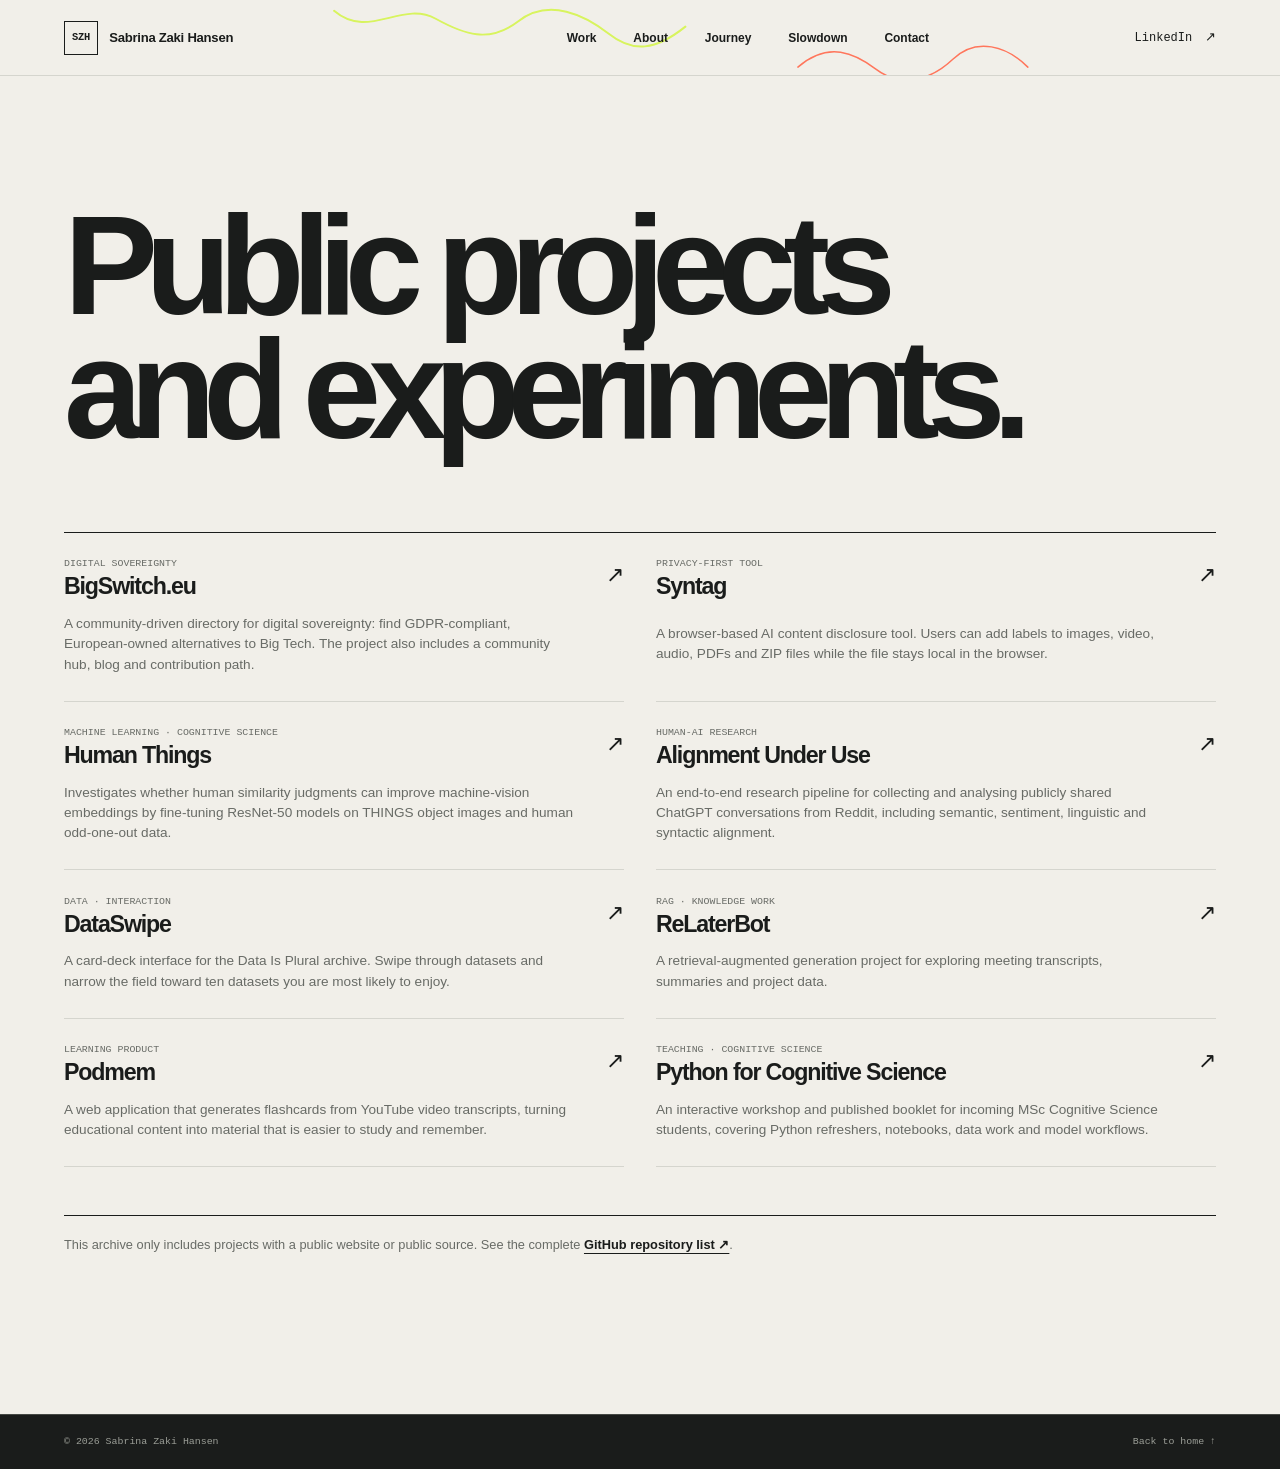
<file: projects.html>
<!doctype html>
<html lang="en">
<head>
  <meta charset="UTF-8">
  <meta name="viewport" content="width=device-width, initial-scale=1.0">
  <meta name="description" content="A public archive of Sabrina Zaki Hansen's research, AI, learning and digital projects.">
  <title>Projects — Sabrina Zaki Hansen</title>
  <link rel="stylesheet" href="assets/css/styles.css">
  <style>
    .archive{padding-top:clamp(5rem,10vw,9rem);padding-bottom:clamp(5rem,10vw,9rem)}
    .archive-head{display:block;padding-bottom:5rem;border-bottom:1px solid var(--ink)}
    .archive h1{font-size:clamp(4.5rem,11vw,11rem);line-height:.88;letter-spacing:-.09em;margin:0;max-width:1100px}.archive-head p{display:none}
    .archive-list{display:grid;grid-template-columns:repeat(2,1fr);gap:0 2rem}.archive-item{display:grid;grid-template-columns:1fr auto;gap:.6rem 1rem;padding:1.6rem 0;border-bottom:1px solid var(--line)}.archive-item h2{font-size:1.45rem;letter-spacing:-.05em;margin:0}.archive-item p{grid-column:1/-1;color:var(--muted);font-size:.85rem;max-width:510px;margin:0}.archive-item .archive-type{font: .62rem var(--mono);text-transform:uppercase;color:var(--muted);margin:0}.archive-item .archive-arrow{font-size:1.4rem}.archive-item:hover h2{text-decoration:underline;text-underline-offset:5px}.archive-note{margin-top:3rem;padding:1.2rem 0;border-top:1px solid var(--ink);color:var(--muted);font-size:.8rem}.archive-note a{color:var(--ink);font-weight:700;text-decoration:underline;text-underline-offset:4px}
    @media(max-width:760px){.archive h1{font-size:clamp(3.5rem,16vw,6rem)}.archive-list{display:block}}
  </style>
</head>
<body>
  <header class="site-header"><a class="brand" href="index.html#top" aria-label="Back to Sabrina Zaki Hansen home"><span class="brand-mark">SZH</span><span>Sabrina Zaki Hansen</span></a><nav class="site-nav" aria-label="Main navigation"><a href="index.html#work">Work</a><a href="index.html#about">About</a><a href="index.html#journey">Journey</a><a href="writing.html">Slowdown</a><a href="index.html#contact">Contact</a></nav><a class="header-link" href="https://www.linkedin.com/in/sabrinazakihansen" target="_blank" rel="noreferrer">LinkedIn <span>↗</span></a></header>
  <main class="archive section-shell"><div class="archive-head"><h1>Public projects<br>and experiments.</h1></div>
    <div class="archive-list">
      <a class="archive-item" id="bigswitch" href="https://bigswitch.eu" target="_blank" rel="noreferrer"><div><p class="archive-type">Digital sovereignty</p><h2>BigSwitch.eu</h2></div><span class="archive-arrow">↗</span><p>A community-driven directory for digital sovereignty: find GDPR-compliant, European-owned alternatives to Big Tech. The project also includes a community hub, blog and contribution path.</p></a>
      <a class="archive-item" id="syntag" href="https://syntag.eu" target="_blank" rel="noreferrer"><div><p class="archive-type">Privacy-first tool</p><h2>Syntag</h2></div><span class="archive-arrow">↗</span><p>A browser-based AI content disclosure tool. Users can add labels to images, video, audio, PDFs and ZIP files while the file stays local in the browser.</p></a>
      <a class="archive-item" href="https://github.com/sabszh/human-things" target="_blank" rel="noreferrer"><div><p class="archive-type">Machine learning · Cognitive science</p><h2>Human Things</h2></div><span class="archive-arrow">↗</span><p>Investigates whether human similarity judgments can improve machine-vision embeddings by fine-tuning ResNet-50 models on THINGS object images and human odd-one-out data.</p></a>
      <a class="archive-item" href="https://github.com/sabszh/AlignmentUnderUse" target="_blank" rel="noreferrer"><div><p class="archive-type">Human-AI research</p><h2>Alignment Under Use</h2></div><span class="archive-arrow">↗</span><p>An end-to-end research pipeline for collecting and analysing publicly shared ChatGPT conversations from Reddit, including semantic, sentiment, linguistic and syntactic alignment.</p></a>
      <a class="archive-item" href="https://github.com/sabszh/DataSwipe" target="_blank" rel="noreferrer"><div><p class="archive-type">Data · Interaction</p><h2>DataSwipe</h2></div><span class="archive-arrow">↗</span><p>A card-deck interface for the Data Is Plural archive. Swipe through datasets and narrow the field toward ten datasets you are most likely to enjoy.</p></a>
      <a class="archive-item" href="https://github.com/sabszh/ReLaterBot" target="_blank" rel="noreferrer"><div><p class="archive-type">RAG · Knowledge work</p><h2>ReLaterBot</h2></div><span class="archive-arrow">↗</span><p>A retrieval-augmented generation project for exploring meeting transcripts, summaries and project data.</p></a>
      <a class="archive-item" href="https://github.com/sabszh/Podmem" target="_blank" rel="noreferrer"><div><p class="archive-type">Learning product</p><h2>Podmem</h2></div><span class="archive-arrow">↗</span><p>A web application that generates flashcards from YouTube video transcripts, turning educational content into material that is easier to study and remember.</p></a>
      <a class="archive-item" href="https://github.com/sabszh/cogsci-python-workshop-book" target="_blank" rel="noreferrer"><div><p class="archive-type">Teaching · Cognitive science</p><h2>Python for Cognitive Science</h2></div><span class="archive-arrow">↗</span><p>An interactive workshop and published booklet for incoming MSc Cognitive Science students, covering Python refreshers, notebooks, data work and model workflows.</p></a>
    </div>
    <p class="archive-note">This archive only includes projects with a public website or public source. See the complete <a href="https://github.com/sabszh?tab=repositories" target="_blank" rel="noreferrer">GitHub repository list ↗</a>.</p>
  </main>
  <footer class="site-footer section-shell"><span>© 2026 Sabrina Zaki Hansen</span><a href="index.html#top">Back to home ↑</a></footer>
</body>
</html>
</file>
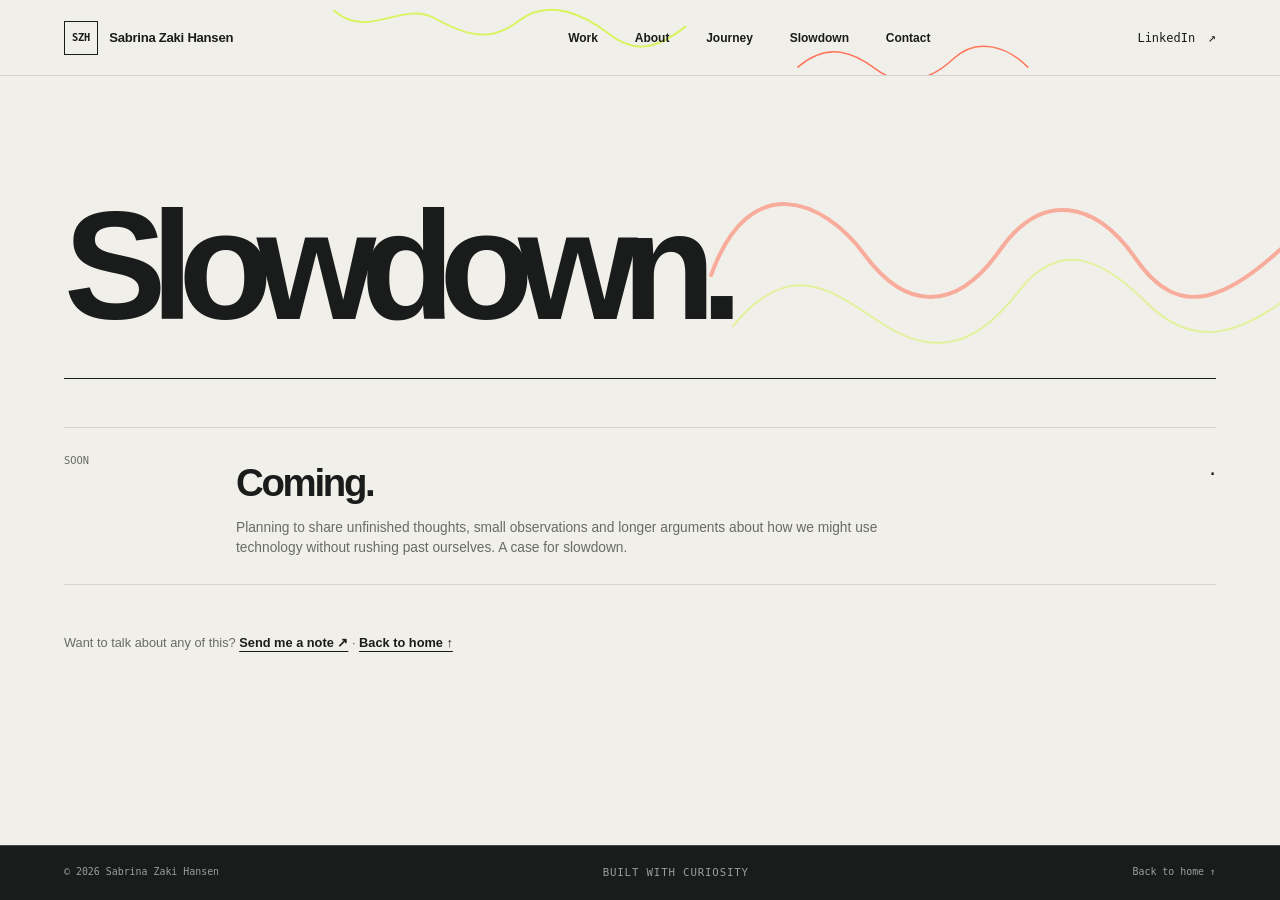
<file: writing.html>
<!doctype html>
<html lang="en">
<head>
  <meta charset="UTF-8">
  <meta name="viewport" content="width=device-width, initial-scale=1.0">
  <meta name="description" content="Slowdown — notes by Sabrina Zaki Hansen on human cognition, AI, pain and pace.">
  <title>Slowdown — Sabrina Zaki Hansen</title>
  <link rel="stylesheet" href="assets/css/styles.css">
  <style>
    body:has(.writing){min-height:100vh;display:flex;flex-direction:column}body:has(.writing) .writing{flex:1}.writing{padding-top:clamp(5rem,10vw,9rem);padding-bottom:clamp(5rem,10vw,9rem);position:relative;overflow:hidden}.writing:before{content:'';position:absolute;width:58%;height:240px;right:-8%;top:10%;background:url("data:image/svg+xml,%3Csvg xmlns='http://www.w3.org/2000/svg' viewBox='0 0 620 240'%3E%3Cpath d='M10 122c38-106 112-76 153-21 41 56 91 60 136-4 42-60 96-49 136 9 42 61 92 49 175-40' fill='none' stroke='%23ff765c' stroke-width='4' stroke-linecap='round'/%3E%3Cpath d='M32 173c56-69 99-36 145-5 54 37 97 27 140-29 43-56 87-31 130 12 45 44 91 34 151-15' fill='none' stroke='%23d8f45e' stroke-width='2' stroke-linecap='round'/%3E%3C/svg%3E") center/100% 100% no-repeat;opacity:.55;pointer-events:none}.writing-head,.writing-list{position:relative;z-index:1}.writing-head{border-bottom:1px solid var(--ink);padding-bottom:3rem;display:grid;grid-template-columns:1.2fr .8fr;gap:3rem}.writing h1{font-size:clamp(4.5rem,12vw,12rem);line-height:.82;letter-spacing:-.1em;margin:0}.writing-list{margin-top:3rem;border-top:1px solid var(--line)}.note-card{display:grid;grid-template-columns:140px 1fr auto;gap:2rem;padding:1.6rem 0;border-bottom:1px solid var(--line);align-items:start}.note-card .note-date{font: .65rem var(--mono);color:var(--muted)}.note-card h2{font-size:clamp(1.5rem,3vw,2.5rem);letter-spacing:-.06em;margin:0 0 .4rem}.note-card p{color:var(--muted);font-size:.86rem;margin:0;max-width:650px}.note-card .note-arrow{font-size:1.5rem}.note-card.placeholder{background:transparent}.writing-foot{margin-top:3rem;color:var(--muted);font-size:.8rem}.writing-foot a{color:var(--ink);font-weight:700;text-decoration:underline;text-underline-offset:4px}@media(max-width:760px){.writing-head{display:block}.note-card{grid-template-columns:75px 1fr;gap:1rem}.note-card .note-arrow{grid-column:2}.writing:before{width:120%;right:-35%;top:4%}}
  </style>
</head>
<body>
  <header class="site-header"><a class="brand" href="index.html#top" aria-label="Back to Sabrina Zaki Hansen home"><span class="brand-mark">SZH</span><span>Sabrina Zaki Hansen</span></a><nav class="site-nav" aria-label="Main navigation"><a href="index.html#work">Work</a><a href="index.html#about">About</a><a href="index.html#journey">Journey</a><a href="writing.html">Slowdown</a><a href="index.html#contact">Contact</a></nav><a class="header-link" href="https://www.linkedin.com/in/sabrinazakihansen" target="_blank" rel="noreferrer">LinkedIn <span>↗</span></a></header>
  <main class="writing section-shell">
    <div class="writing-head"><h1>Slowdown.</h1></div>
    <div class="writing-list"><article class="note-card placeholder"><span class="note-date">SOON</span><div><h2>Coming.</h2><p>Planning to share unfinished thoughts, small observations and longer arguments about how we might use technology without rushing past ourselves. A case for slowdown.</p></div><span class="note-arrow">·</span></article></div>
    <p class="writing-foot">Want to talk about any of this? <a href="mailto:szhsabrina@gmail.com">Send me a note ↗</a> · <a href="index.html#top">Back to home ↑</a></p>
  </main>
  <footer class="site-footer section-shell"><span>© 2026 Sabrina Zaki Hansen</span><span class="mono-label">Built with curiosity</span><a href="index.html#top">Back to home ↑</a></footer>
</body>
</html>
</file>
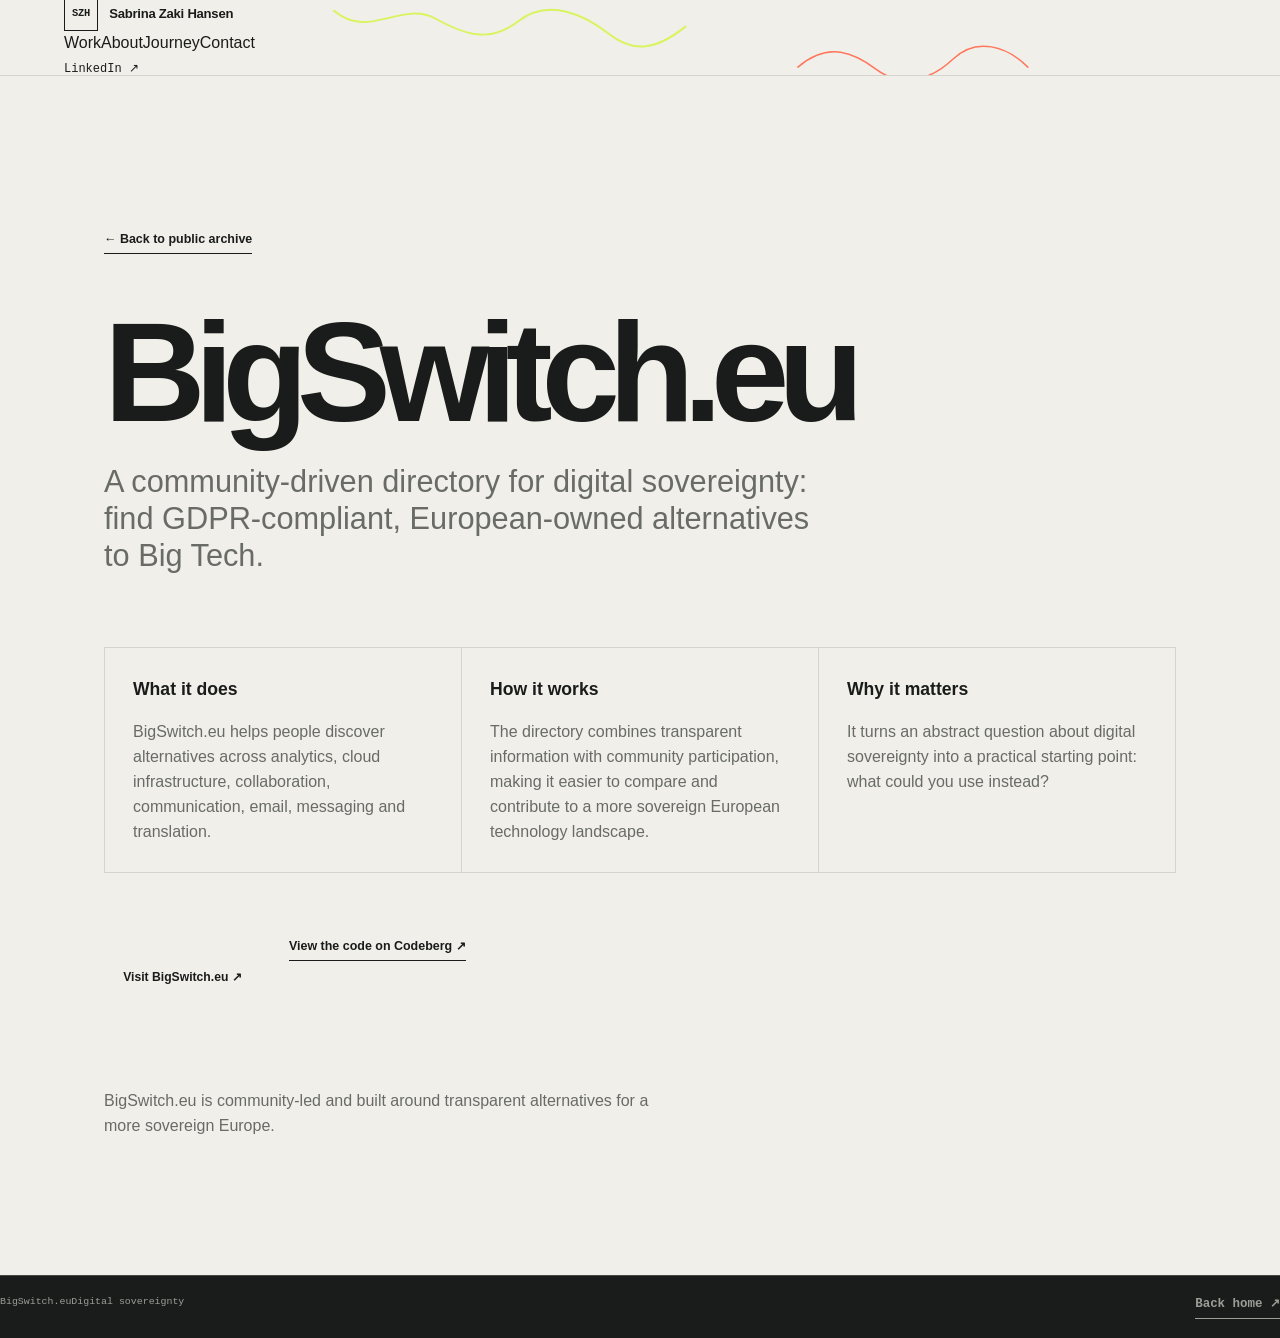
<file: projects/bigswitch.html>
<!doctype html>
<html lang="en"><head><meta charset="utf-8"><meta name="viewport" content="width=device-width, initial-scale=1"><title>BigSwitch.eu — Sabrina Zaki Hansen</title><meta name="description" content="BigSwitch.eu is a community-driven directory for GDPR-compliant, European-owned alternatives to Big Tech."><link rel="stylesheet" href="../assets/css/styles.css"><style>.project-detail{max-width:1200px;margin:0 auto;padding:150px 5vw 120px}.project-detail .text-link{display:inline-block;margin-bottom:56px}.project-detail h1{font-size:clamp(4rem,11vw,10rem);line-height:.9;letter-spacing:-.08em;margin:0 0 28px}.project-lede{max-width:720px;font-size:clamp(1.35rem,2.4vw,2.2rem);line-height:1.2;color:var(--muted);margin:0 0 72px}.detail-grid{display:grid;grid-template-columns:repeat(3,1fr);gap:1px;background:var(--line);border:1px solid var(--line);margin-bottom:64px}.detail-grid section{background:var(--paper);padding:28px;min-height:190px}.detail-grid h2{font-size:1.1rem;margin:0 0 18px}.detail-grid p{margin:0;color:var(--muted);line-height:1.55}.detail-actions{display:flex;gap:28px;align-items:center}.detail-note{max-width:560px;color:var(--muted);line-height:1.55;margin-top:72px}@media(max-width:760px){.project-detail{padding:100px 6vw 80px}.project-detail .text-link{margin-bottom:40px}.detail-grid{grid-template-columns:1fr}.detail-actions{align-items:flex-start;flex-direction:column;gap:18px}}</style></head>
<body><header class="site-header"><div class="header-inner"><a class="brand" href="../index.html#top"><span class="brand-mark">SZH</span><span>Sabrina Zaki Hansen</span></a><nav class="desktop-nav"><a href="../index.html#work">Work</a><a href="../index.html#about">About</a><a href="../index.html#journey">Journey</a><a href="../index.html#contact">Contact</a></nav><a class="header-link" href="https://www.linkedin.com/in/sabrinazakihansen/" target="_blank" rel="noreferrer">LinkedIn ↗</a></div></header><main class="project-detail"><a class="text-link" href="../projects.html">← Back to public archive</a><h1>BigSwitch.eu</h1><p class="project-lede">A community-driven directory for digital sovereignty: find GDPR-compliant, European-owned alternatives to Big Tech.</p><div class="detail-grid"><section><h2>What it does</h2><p>BigSwitch.eu helps people discover alternatives across analytics, cloud infrastructure, collaboration, communication, email, messaging and translation.</p></section><section><h2>How it works</h2><p>The directory combines transparent information with community participation, making it easier to compare and contribute to a more sovereign European technology landscape.</p></section><section><h2>Why it matters</h2><p>It turns an abstract question about digital sovereignty into a practical starting point: what could you use instead?</p></section></div><div class="detail-actions"><a class="button button--dark" href="https://bigswitch.eu/" target="_blank" rel="noreferrer">Visit BigSwitch.eu ↗</a><a class="text-link" href="https://codeberg.org/sabrinazaki/BigSwitch.eu" target="_blank" rel="noreferrer">View the code on Codeberg ↗</a></div><p class="detail-note">BigSwitch.eu is community-led and built around transparent alternatives for a more sovereign Europe.</p></main><footer class="site-footer"><div><span class="footer-label">BigSwitch.eu</span><span>Digital sovereignty</span></div><a class="text-link" href="../index.html">Back home ↗</a></footer></body></html>
</file>
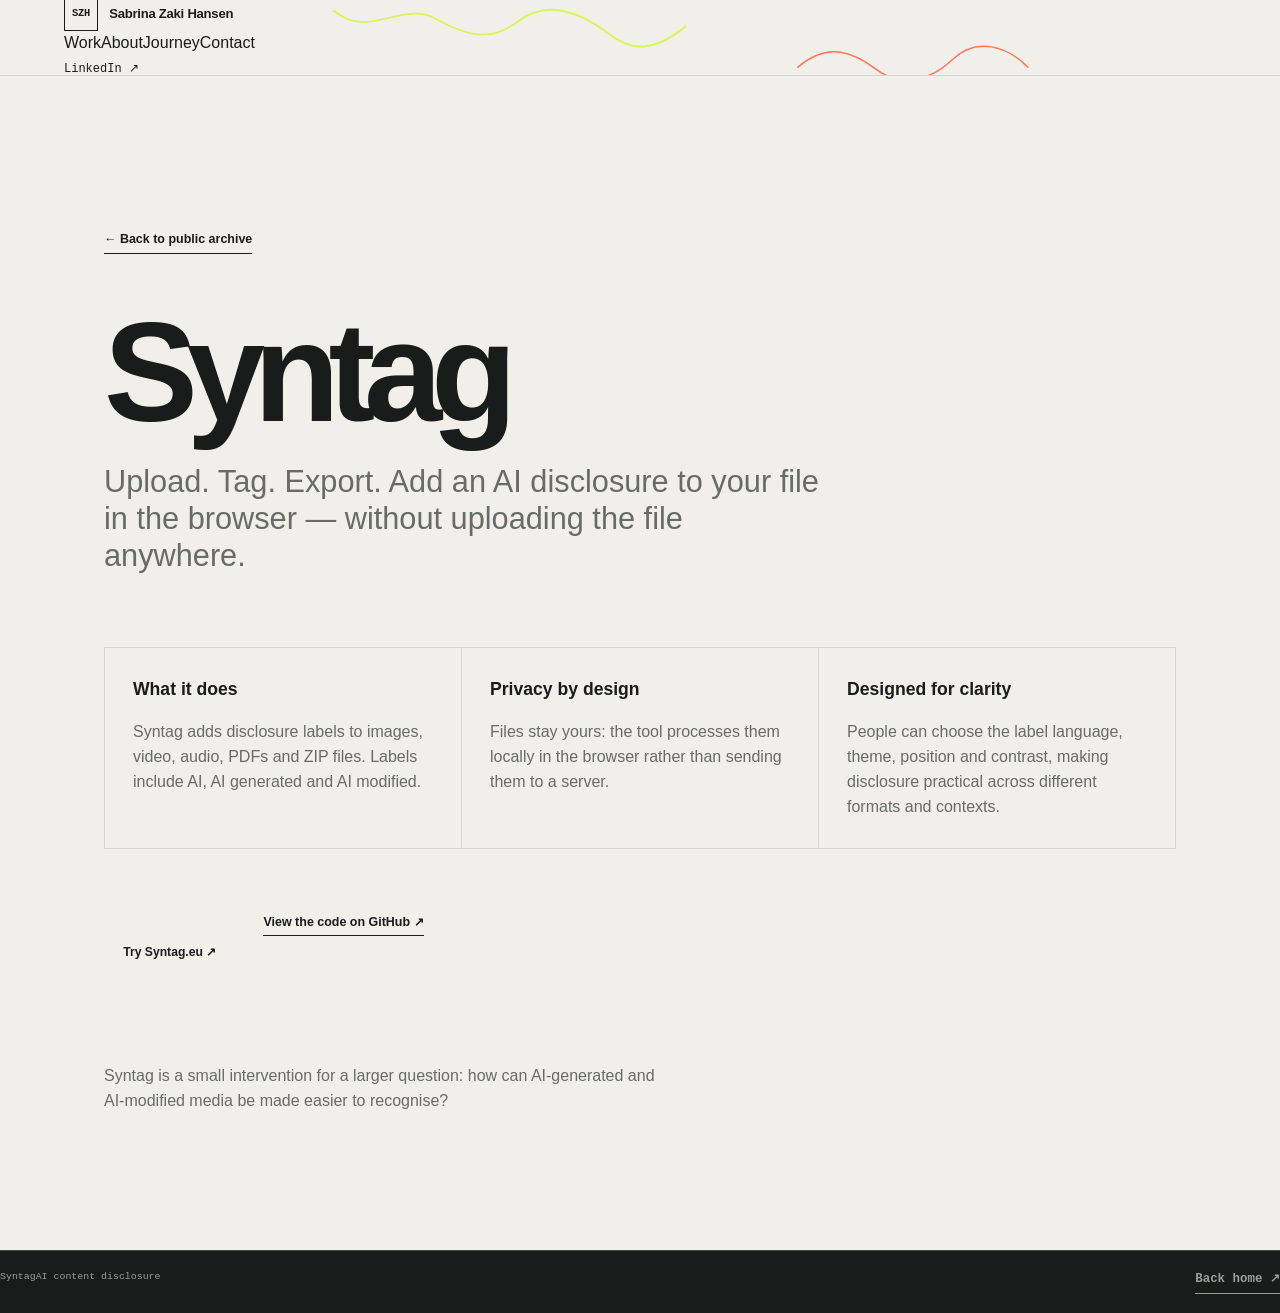
<file: projects/syntag.html>
<!doctype html>
<html lang="en"><head><meta charset="utf-8"><meta name="viewport" content="width=device-width, initial-scale=1"><title>Syntag — Sabrina Zaki Hansen</title><meta name="description" content="Syntag is a privacy-first browser tool for adding AI disclosure labels to digital files locally."><link rel="stylesheet" href="../assets/css/styles.css"><style>.project-detail{max-width:1200px;margin:0 auto;padding:150px 5vw 120px}.project-detail .text-link{display:inline-block;margin-bottom:56px}.project-detail h1{font-size:clamp(4rem,11vw,10rem);line-height:.9;letter-spacing:-.08em;margin:0 0 28px}.project-lede{max-width:720px;font-size:clamp(1.35rem,2.4vw,2.2rem);line-height:1.2;color:var(--muted);margin:0 0 72px}.detail-grid{display:grid;grid-template-columns:repeat(3,1fr);gap:1px;background:var(--line);border:1px solid var(--line);margin-bottom:64px}.detail-grid section{background:var(--paper);padding:28px;min-height:190px}.detail-grid h2{font-size:1.1rem;margin:0 0 18px}.detail-grid p{margin:0;color:var(--muted);line-height:1.55}.detail-actions{display:flex;gap:28px;align-items:center}.detail-note{max-width:560px;color:var(--muted);line-height:1.55;margin-top:72px}@media(max-width:760px){.project-detail{padding:100px 6vw 80px}.project-detail .text-link{margin-bottom:40px}.detail-grid{grid-template-columns:1fr}.detail-actions{align-items:flex-start;flex-direction:column;gap:18px}}</style></head>
<body><header class="site-header"><div class="header-inner"><a class="brand" href="../index.html#top"><span class="brand-mark">SZH</span><span>Sabrina Zaki Hansen</span></a><nav class="desktop-nav"><a href="../index.html#work">Work</a><a href="../index.html#about">About</a><a href="../index.html#journey">Journey</a><a href="../index.html#contact">Contact</a></nav><a class="header-link" href="https://www.linkedin.com/in/sabrinazakihansen/" target="_blank" rel="noreferrer">LinkedIn ↗</a></div></header><main class="project-detail"><a class="text-link" href="../projects.html">← Back to public archive</a><h1>Syntag</h1><p class="project-lede">Upload. Tag. Export. Add an AI disclosure to your file in the browser — without uploading the file anywhere.</p><div class="detail-grid"><section><h2>What it does</h2><p>Syntag adds disclosure labels to images, video, audio, PDFs and ZIP files. Labels include AI, AI generated and AI modified.</p></section><section><h2>Privacy by design</h2><p>Files stay yours: the tool processes them locally in the browser rather than sending them to a server.</p></section><section><h2>Designed for clarity</h2><p>People can choose the label language, theme, position and contrast, making disclosure practical across different formats and contexts.</p></section></div><div class="detail-actions"><a class="button button--dark" href="https://syntag.eu/" target="_blank" rel="noreferrer">Try Syntag.eu ↗</a><a class="text-link" href="https://github.com/sabszh/syntag.eu" target="_blank" rel="noreferrer">View the code on GitHub ↗</a></div><p class="detail-note">Syntag is a small intervention for a larger question: how can AI-generated and AI-modified media be made easier to recognise?</p></main><footer class="site-footer"><div><span class="footer-label">Syntag</span><span>AI content disclosure</span></div><a class="text-link" href="../index.html">Back home ↗</a></footer></body></html>
</file>
<file: assets/css/styles.css>
:root{--ink:#1a1c1b;--paper:#f1efe9;--muted:#686b66;--line:#d5d5ce;--lime:#d8f45e;--coral:#ff765c;--blue:#98c8ff;--white:#fffdf7;--mono:'DM Mono',monospace;--sans:'Manrope',sans-serif}*{box-sizing:border-box}html{scroll-behavior:smooth}body{margin:0;background:var(--paper);color:var(--ink);font-family:var(--sans);line-height:1.5}a{color:inherit;text-decoration:none}button{font:inherit}.section-shell{max-width:1240px;margin:auto;padding-left:clamp(1.25rem,5vw,4rem);padding-right:clamp(1.25rem,5vw,4rem)}.site-header{height:76px;display:flex;align-items:center;justify-content:space-between;padding:0 clamp(1.25rem,5vw,4rem);border-bottom:1px solid var(--line);position:relative;z-index:10;background:var(--paper)}.brand{display:flex;align-items:center;gap:.7rem;font-weight:700;font-size:.82rem;letter-spacing:-.02em}.brand-mark{display:grid;place-items:center;width:34px;height:34px;border:1px solid var(--ink);font-family:var(--mono);font-size:.65rem}.site-nav{display:flex;gap:2.3rem;margin-left:8rem}.site-nav a,.header-link{font-size:.75rem;font-weight:700}.site-nav a:hover,.header-link:hover,.text-link:hover,.contact-links a:hover{opacity:.55}.header-link{font-family:var(--mono);font-weight:400}.header-link span,.text-link span,.button span{font-size:1.1em;margin-left:.35rem}.menu-toggle,.mobile-menu{display:none}.hero{min-height:calc(100vh - 76px);display:grid;grid-template-columns:minmax(0,1.2fr) minmax(260px,.8fr);grid-template-rows:1fr auto;align-items:center;padding-top:clamp(4rem,10vw,8rem);padding-bottom:2rem;position:relative}.hero-copy{max-width:770px}.kicker,.mono-label{font-family:var(--mono);font-size:.67rem;letter-spacing:.08em;text-transform:uppercase}.kicker{display:flex;align-items:center;gap:.6rem;margin:0 0 1.8rem;color:var(--muted)}.status-dot{width:8px;height:8px;background:var(--coral);border-radius:50%;display:inline-block}.hero h1{font-size:clamp(3.4rem,8vw,7.5rem);line-height:.96;letter-spacing:-.075em;max-width:850px;margin:0 0 2rem;font-weight:700}.hero h1 em,h2 em{font-family:Georgia,serif;font-weight:400;letter-spacing:-.08em}.hero-intro{font-size:clamp(1rem,1.5vw,1.22rem);max-width:550px;color:var(--muted);margin:0 0 2.4rem}.hero-actions{display:flex;align-items:center;gap:1.8rem}.button{display:inline-flex;align-items:center;justify-content:center;min-height:48px;padding:0 1.2rem;font-size:.76rem;font-weight:700;transition:transform .2s,background .2s}.button:hover{transform:translateY(-2px)}.button-dark{background:var(--ink);color:var(--white)}.button-light{background:var(--lime);color:var(--ink)}.text-link{font-size:.78rem;font-weight:700;border-bottom:1px solid currentColor;padding-bottom:4px}.hero-aside{justify-self:end;width:min(100%,340px);transform:rotate(3deg);margin-top:2rem}.portrait-frame{background:var(--lime);padding:1rem 1rem 3.4rem}.portrait-frame img{width:100%;aspect-ratio:4/5;object-fit:cover;display:block;filter:grayscale(100%);mix-blend-mode:multiply}.hero-note{background:var(--white);padding:1rem 1.1rem;transform:rotate(-6deg);margin:-2rem 1.5rem 0;position:relative}.hero-note p{font-size:.78rem;margin:.55rem 0 0}.hero-meta{grid-column:1/-1;border-top:1px solid var(--line);padding-top:1rem;display:flex;gap:1rem;align-items:center;color:var(--muted);font-size:.73rem}.hero-meta .mono-label{color:var(--ink)}.meta-line{height:1px;background:var(--line);width:80px;margin:0 1rem}.work{padding-top:clamp(6rem,12vw,10rem);padding-bottom:clamp(5rem,10vw,8rem)}.section-heading{display:flex;justify-content:space-between;gap:3rem;align-items:end;margin-bottom:3rem}.section-heading h2,.about h2,.contact h2{font-size:clamp(2.4rem,5vw,5rem);line-height:1;letter-spacing:-.07em;margin:.7rem 0 0}.section-summary{color:var(--muted);max-width:320px;font-size:.88rem;margin:0 0 .3rem}.project-grid{display:grid;grid-template-columns:repeat(2,1fr);gap:1.2rem}.project-card{display:block;overflow:hidden;border:1px solid var(--ink);transition:transform .3s,box-shadow .3s}.project-card:hover{transform:translateY(-6px);box-shadow:8px 8px 0 var(--ink)}.project-card--lime{background:var(--lime)}.project-card--ink{background:var(--ink);color:var(--white)}.project-card--coral{background:var(--coral)}.project-card--blue{background:var(--blue)}.project-art{height:clamp(220px,28vw,360px);position:relative;overflow:hidden}.art-switch{background:var(--lime);display:flex;align-items:center;justify-content:center}.art-word{font-family:var(--mono);font-size:clamp(2.6rem,6vw,5.5rem);line-height:.84;letter-spacing:-.1em}.art-orbit{position:absolute;width:58%;aspect-ratio:1;border:1px solid var(--ink);border-radius:50%;transform:rotate(-25deg)}.art-orbit:after{content:'';position:absolute;width:18px;height:18px;background:var(--ink);border-radius:50%;top:12%;left:18%}.art-syntag{background:#252825}.art-syntag .art-word{color:var(--lime);position:absolute;bottom:15%;left:9%;font-size:clamp(2.5rem,5vw,4.8rem)}.syntag-node{position:absolute;width:22px;height:22px;border:2px solid var(--lime);border-radius:50%}.node-a{top:25%;left:25%}.node-b{top:50%;right:18%}.node-c{bottom:18%;left:50%}.syntag-line{height:1px;background:var(--lime);position:absolute;transform-origin:left}.line-a{top:29%;left:27%;width:46%;transform:rotate(23deg)}.line-b{top:54%;left:28%;width:28%;transform:rotate(30deg)}.art-bot{background:var(--coral);display:flex;align-items:center;justify-content:center}.bot-face{font-family:Georgia;font-size:10rem;line-height:1}.bot-caption{position:absolute;left:8%;bottom:9%;font-family:var(--mono);font-size:.7rem;line-height:1.1}.art-podmem{background:var(--blue);display:flex;flex-direction:column;align-items:center;justify-content:center}.pod-title{font-size:clamp(3rem,6vw,5.5rem);font-weight:800;letter-spacing:-.1em}.pod-subtitle{font-family:var(--mono);font-size:.65rem;margin-top:.7rem}.pod-dot{position:absolute;width:12px;height:12px;border-radius:50%;background:var(--ink)}.dot-1{top:20%;left:24%}.dot-2{bottom:24%;right:22%}.dot-3{top:32%;right:18%}.project-details{padding:1.35rem 1.35rem 1.5rem;display:grid;grid-template-columns:1fr auto;gap:.4rem 1rem}.project-type{font-family:var(--mono);font-size:.62rem;text-transform:uppercase;margin:0 0 .3rem}.project-details h3{font-size:1.45rem;letter-spacing:-.05em;margin:0}.project-details>p{grid-column:1/-1;font-size:.82rem;max-width:450px;margin:.8rem 0;color:inherit;opacity:.7}.project-arrow{font-size:1.5rem}.tags{display:flex;gap:.4rem;flex-wrap:wrap;grid-column:1/-1}.tags span{font-family:var(--mono);font-size:.6rem;border:1px solid currentColor;padding:.27rem .45rem}.about{border-top:1px solid var(--line);border-bottom:1px solid var(--line);padding-top:clamp(5rem,10vw,9rem);padding-bottom:clamp(5rem,10vw,9rem);display:grid;grid-template-columns:1fr 2fr 1fr;gap:3rem}.about-label .mono-label{color:var(--muted);margin-top:2rem}.about-copy h2{margin:0 0 2rem;max-width:720px}.about-copy p{max-width:610px;color:var(--muted);font-size:1.04rem}.about-copy .text-link{display:inline-block;margin-top:1rem}.about-stamp{justify-self:end;align-self:center;border:1px solid var(--ink);border-radius:50%;width:150px;height:150px;display:grid;place-content:center;text-align:center;font-family:var(--mono);font-size:.68rem;line-height:1.1;transform:rotate(12deg)}.about-stamp span{font-size:1.4rem;margin:.4rem auto 0}.journey{padding-top:clamp(6rem,12vw,10rem);padding-bottom:clamp(6rem,12vw,10rem)}.journey-list{border-top:1px solid var(--ink)}.journey-row{display:grid;grid-template-columns:150px 1fr 40px;gap:2rem;padding:1.5rem 0;border-bottom:1px solid var(--line);align-items:start}.journey-row .year,.row-index{font-family:var(--mono);font-size:.68rem;color:var(--muted)}.journey-row h3{font-size:1.2rem;letter-spacing:-.04em;margin:0 0 .4rem}.journey-row p{color:var(--muted);font-size:.84rem;margin:0}.row-index{text-align:right}.contact{background:var(--ink);color:var(--white);padding-top:clamp(5rem,9vw,8rem);padding-bottom:clamp(5rem,9vw,8rem);display:grid;grid-template-columns:1.2fr .8fr;gap:5rem}.contact h2{margin:0}.contact-cta{max-width:350px;align-self:end}.contact-cta>p{color:#bfc2bb;font-size:.92rem;margin-top:0;margin-bottom:2rem}.contact-links{display:flex;gap:1.4rem;margin-top:2rem}.contact-links a{font-family:var(--mono);font-size:.68rem;border-bottom:1px solid #686b66;padding-bottom:3px}.site-footer{background:var(--ink);color:#9b9e97;border-top:1px solid #454844;display:flex;justify-content:space-between;padding-top:1.2rem;padding-bottom:1.2rem;font-family:var(--mono);font-size:.62rem}.site-footer a:hover{color:var(--white)}@media(max-width:760px){.site-header{height:68px}.site-nav,.header-link{display:none}.menu-toggle{display:flex;background:none;border:0;flex-direction:column;gap:6px;padding:8px;cursor:pointer}.menu-toggle span{width:23px;height:1px;background:var(--ink)}.mobile-menu{position:fixed;inset:68px 0 auto;background:var(--paper);border-bottom:1px solid var(--ink);padding:2rem 1.25rem;z-index:9;display:flex;flex-direction:column;gap:1.1rem;transform:translateY(-130%);transition:transform .3s}.mobile-menu.open{transform:translateY(0)}.mobile-menu a{font-size:1.7rem;font-weight:700;letter-spacing:-.06em}.hero{display:flex;flex-direction:column;align-items:stretch;gap:3.5rem;padding-top:5rem}.hero h1{font-size:clamp(3.2rem,15vw,5rem)}.hero-aside{align-self:center;width:min(72vw,300px);margin:0}.hero-meta{flex-wrap:wrap;gap:.7rem}.meta-line{width:35px;margin:0 .2rem}.section-heading,.about,.contact{display:flex;flex-direction:column;align-items:stretch;gap:2rem}.section-heading{margin-bottom:2rem}.section-heading h2,.about h2,.contact h2{font-size:clamp(2.7rem,12vw,4rem)}.section-summary{max-width:430px}.project-grid{grid-template-columns:1fr}.project-art{height:270px}.about-stamp{align-self:flex-end;margin-top:-1rem}.journey-row{grid-template-columns:85px 1fr 25px;gap:1rem}.journey-row h3{font-size:1rem}.journey-row p{font-size:.78rem}.site-footer{gap:1rem;flex-wrap:wrap}.site-footer .mono-label{display:none}}@media(prefers-reduced-motion:reduce){html{scroll-behavior:auto}*,*:before,*:after{transition-duration:.01ms!important;animation-duration:.01ms!important}}
.site-header{overflow:hidden;background-image:url("data:image/svg+xml,%3Csvg xmlns='http://www.w3.org/2000/svg' viewBox='0 0 1000 76'%3E%3Cpath d='M190 11c35 30 68-11 103 8 29 16 54 25 83 3 32-25 69-6 92 12 25 20 48 17 78-7' fill='none' stroke='%23d8f45e' stroke-width='2' stroke-linecap='round'/%3E%3Cpath d='M660 68c31-27 58-14 79 2 28 21 58 9 78-10 24-23 55-13 76 8' fill='none' stroke='%23ff765c' stroke-width='1.5' stroke-linecap='round'/%3E%3C/svg%3E");background-size:100% 100%;background-repeat:no-repeat}.site-header>*{position:relative;z-index:1}
.site-footer{gap:2rem}
.site-footer{max-width:none;width:100%}
.section-shell{max-width:none;width:100%}
.writing:before{width:100vw;right:0}
.contact .contact-cta:before{display:none!important}
html,body{max-width:100%;overflow-x:hidden}
</file>
